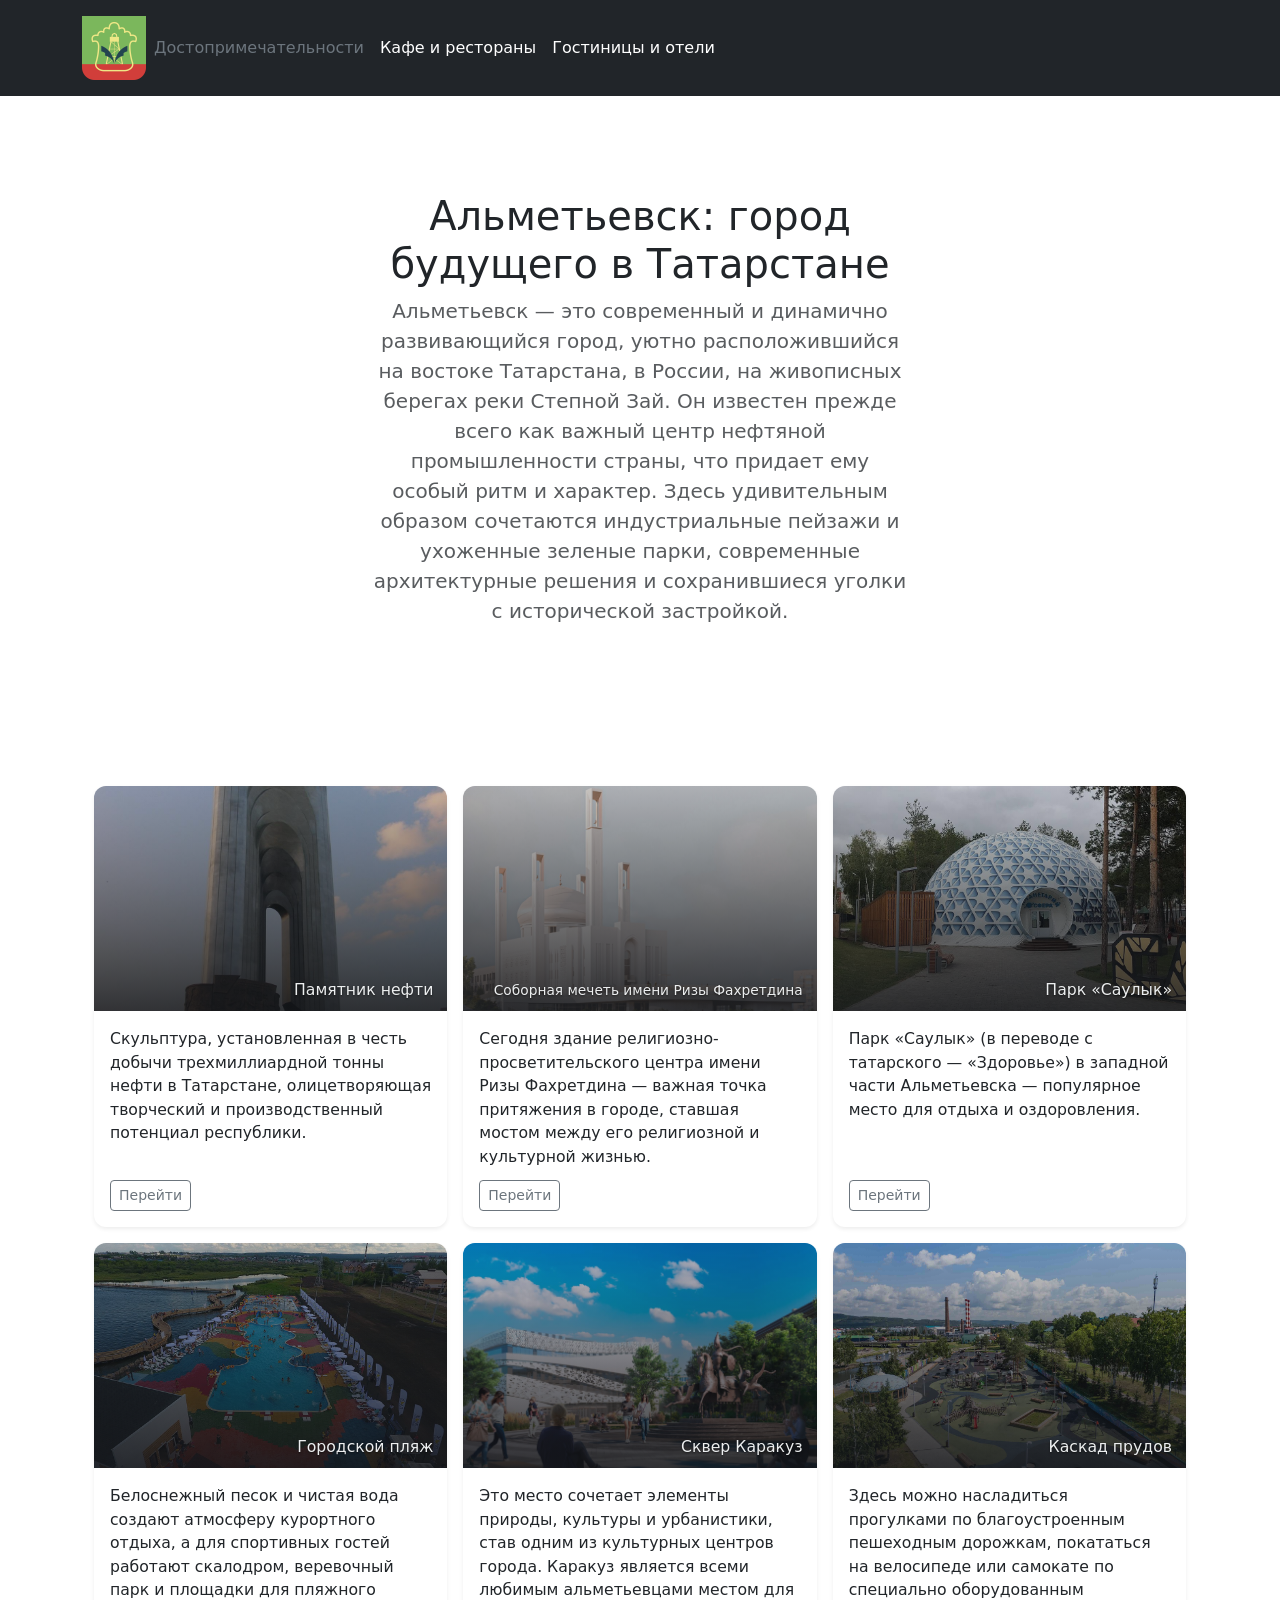
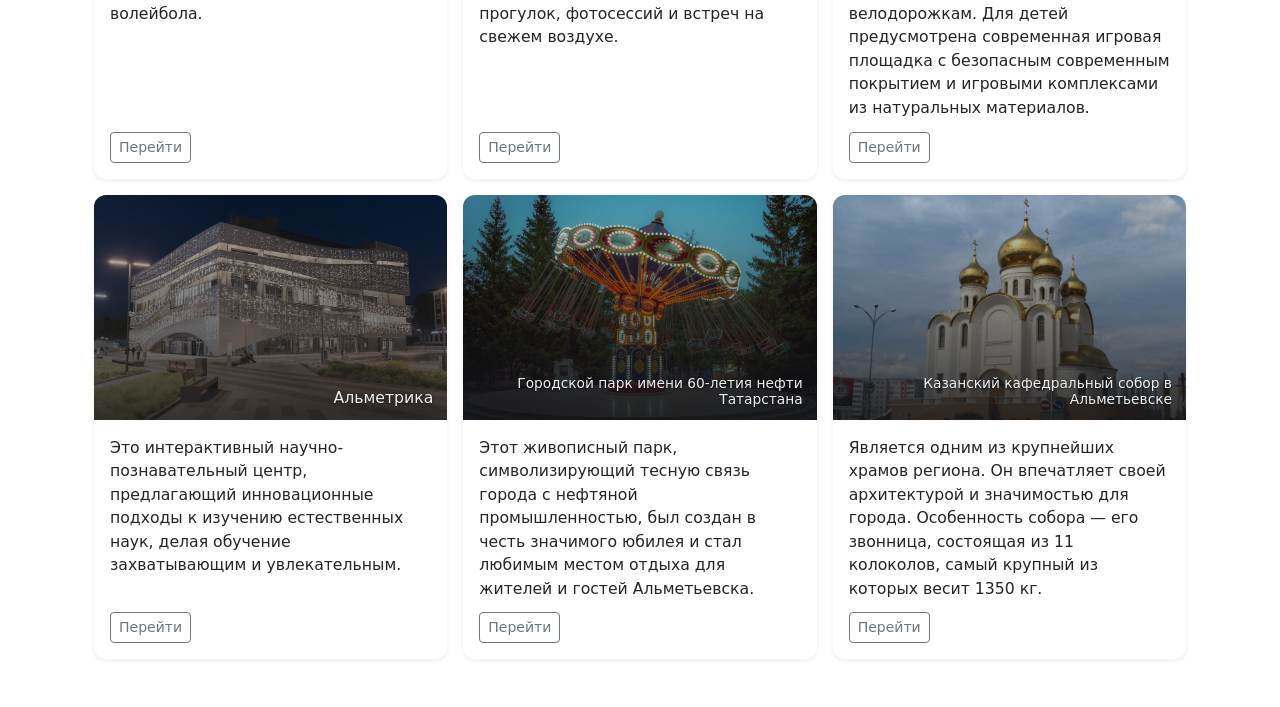
<file: index.html>
<!doctype html>
<html lang="ru">
<head>
    <meta charset="UTF-8">
    <meta name="viewport" content="width=device-width, initial-scale=1.0">
    <meta http-equiv="X-UA-Compatible" content="ie=edge">
    <link href="https://cdn.jsdelivr.net/npm/bootstrap@5.3.8/dist/css/bootstrap.min.css" rel="stylesheet">
    <link rel="stylesheet" href="static/css/main.css">
    <title>Главная страница</title>
    <style>
      
        .city-card-thumb {
            height: 225px;
            display: flex;
            align-items: flex-end;
            justify-content: flex-end;
            padding: 0 14px 12px;
            color: #eceeef;
            text-align: right;
            position: relative;
            overflow: hidden;
            background-position: center;
            background-size: cover;
            background-repeat: no-repeat;
        }

        .city-card-thumb::before {
            content: "";
            position: absolute;
            inset: 0;
            background: linear-gradient(to top, rgba(20, 22, 26, 0.85), rgba(20, 22, 26, 0.2));
        }

        .city-card-thumb--photo-a { background-image: url("static/img/1700602.jpg"); }
        .city-card-thumb--photo-b { background-image: url("static/img/mechet.jpg"); }
        .city-card-thumb--photo-c { background-image: url("static/img/parkzdorova.jpg"); }
        .city-card-thumb--photo-d { background-image: url("static/img/plach.jpg"); }
        .city-card-thumb--photo-e { background-image: url("static/img/skver.jpg"); }
        .city-card-thumb--photo-f { background-image: url("static/img/kaskad.jpg"); }
        .city-card-thumb--photo-j { background-image: url("static/img/almetrica.webp"); }
        .city-card-thumb--photo-g { background-image: url("static/img/cerkow.jpeg"); }
        .city-card-thumb--photo-h { background-image: url("static/img/parkgorod.webp"); }

        .city-card {
            border: 0;
            border-radius: 12px;
            overflow: hidden;
            transition: transform 0.2s ease, box-shadow 0.2s ease;
        }

        .city-card:hover {
            transform: translateY(-4px);
            box-shadow: 0 10px 24px rgba(26, 33, 48, 0.16);
        }

        .city-card-title {
            line-height: 1.15;
            text-shadow: 0 1px 2px rgba(0, 0, 0, 0.5);
            font-size: 0.98rem;
            position: relative;
            z-index: 1;
        }

        .city-card-title--small {
            font-size: 0.86rem;
        }

        .city-card-text {
            margin: 0;
            font-size: 0.98rem;
        }

       
        .card-body {
            display: flex;
            flex-direction: column;
            flex: 1;
        }

        .btn-wrapper {
            margin-top: auto;
            padding-top: 12px;
        }

     
        .card-body li {
            list-style: none;
            margin: 0;
            padding: 0;
        }
    </style>
</head>
<body>
<header class="p-3 text-bg-dark">
    <div class="container">
        <div class="d-flex flex-wrap align-items-center justify-content-center justify-content-lg-start">
            <a href="index.html" class="d-flex align-items-center mb-2 mb-lg-0 text-white text-decoration-none">
                <img class="header__img" src="static/img/almet%20gerb.png" alt="Герб Альметьевска">
            </a>
            <ul class="nav col-12 col-lg-auto me-lg-auto mb-2 justify-content-center mb-md-0">
                <li><a href="index.html" class="nav-link px-2 text-secondary">Достопримечательности</a></li>
                <li><a href="base.html" class="nav-link px-2 text-white">Кафе и рестораны</a></li>
                <li><a href="about.html" class="nav-link px-2 text-white">Гостиницы и отели</a></li>
            </ul>
        </div>
    </div>
</header>

<div class="container">
    <main>
        <section class="py-5 text-center container">
            <div class="row py-lg-5">
                <div class="col-lg-6 col-md-8 mx-auto">
                    <h1 class="fw-light">Альметьевск: город будущего в Татарстане</h1>
                    <p class="lead text-body-secondary">Альметьевск — это современный и динамично развивающийся город, уютно расположившийся на востоке Татарстана, в России, на живописных берегах реки Степной Зай. Он известен прежде всего как важный центр нефтяной промышленности страны, что придает ему особый ритм и характер. Здесь удивительным образом сочетаются индустриальные пейзажи и ухоженные зеленые парки, современные архитектурные решения и сохранившиеся уголки с исторической застройкой.</p>
                </div>
            </div>
        </section>

        <div class="album py-5">
            <div class="container">
                <div class="row row-cols-1 row-cols-sm-2 row-cols-md-3 g-3">
                    
                    
                    <div class="col">
                        <div class="card city-card shadow-sm h-100">
                            <div class="city-card-thumb city-card-thumb--photo-a" aria-label="Памятник нефти">
                                <span class="city-card-title">Памятник нефти</span>
                            </div>
                            <div class="card-body">
                                <p class="card-text city-card-text">Скульптура, установленная в честь добычи трехмиллиардной тонны нефти в Татарстане, олицетворяющая творческий и производственный потенциал республики.</p>
                                <div class="btn-wrapper">
                                    <a href="https://2gis.ru/almetevsk/geo/15200344527077378" 
                                       class="btn btn-sm btn-outline-secondary"
                                       target="_blank" 
                                       rel="noopener noreferrer">Перейти</a>
                                </div>
                            </div>
                        </div>
                    </div>

                    
                    <div class="col">
                        <div class="card city-card shadow-sm h-100">
                            <div class="city-card-thumb city-card-thumb--photo-b" aria-label="Соборная мечеть имени Ризы Фахретдина">
                                <span class="city-card-title city-card-title--small">Соборная мечеть имени Ризы Фахретдина</span>
                            </div>
                            <div class="card-body">
                                <p class="card-text city-card-text">Сегодня здание религиозно-просветительского центра имени Ризы Фахретдина — важная точка притяжения в городе, ставшая мостом между его религиозной и культурной жизнью.</p>
                                <div class="btn-wrapper">
                                    <a href="https://2gis.ru/almetevsk/firm/70000001006753726" 
                                       class="btn btn-sm btn-outline-secondary"
                                       target="_blank" 
                                       rel="noopener noreferrer">Перейти</a>
                                </div>
                            </div>
                        </div>
                    </div>

                   
                    <div class="col">
                        <div class="card city-card shadow-sm h-100">
                            <div class="city-card-thumb city-card-thumb--photo-c" aria-label="Парк Саулык">
                                <span class="city-card-title">Парк «Саулык»</span>
                            </div>
                            <div class="card-body">
                                <p class="card-text city-card-text">Парк «Саулык» (в переводе с татарского — «Здоровье») в западной части Альметьевска — популярное место для отдыха и оздоровления.</p>
                                <div class="btn-wrapper">
                                    <a href="https://2gis.ru/almetevsk/geo/70030076167741645" 
                                       class="btn btn-sm btn-outline-secondary"
                                       target="_blank" 
                                       rel="noopener noreferrer">Перейти</a>
                                </div>
                            </div>
                        </div>
                    </div>

                       <div class="col">
                        <div class="card city-card shadow-sm h-100">
                            <div class="city-card-thumb city-card-thumb--photo-d" aria-label="Городской пляж">
                                <span class="city-card-title">Городской пляж</span>
                            </div>
                            <div class="card-body">
                                <p class="card-text city-card-text">Белоснежный песок и чистая вода создают атмосферу курортного отдыха, а для спортивных гостей работают скалодром, веревочный парк и площадки для пляжного волейбола.</p>
                                        <div class="btn-wrapper">
                                    <a href="https://2gis.ru/almetevsk/firm/70000001062396524/52.275863%2C54.893037" 
                                       class="btn btn-sm btn-outline-secondary"
                                       target="_blank" 
                                       rel="noopener noreferrer">Перейти</a>
                                </div>
                            </div>
                        </div>
                    </div>

                    <div class="col">
                        <div class="card city-card shadow-sm h-100">
                            <div class="city-card-thumb city-card-thumb--photo-e" aria-label="Сквер Каракуз">
                                <span class="city-card-title">Сквер Каракуз</span>
                            </div>
                            <div class="card-body">
                                <p class="card-text city-card-text">Это место сочетает элементы природы, культуры и урбанистики, став одним из культурных центров города. Каракуз является всеми любимым альметьевцами местом для прогулок, фотосессий и встреч на свежем воздухе.</p>
                                <div class="btn-wrapper">
                                    <a href="https://2gis.ru/almetevsk/geo/70030076263860459?m=52.288103%2C54.897624%2F16" 
                                       class="btn btn-sm btn-outline-secondary"
                                       target="_blank" 
                                       rel="noopener noreferrer">Перейти</a>
                                </div>
                            </div>
                        </div>
                    </div>

                    <div class="col">
                        <div class="card city-card shadow-sm h-100">
                            <div class="city-card-thumb city-card-thumb--photo-f" aria-label="Каскад прудов">
                                <span class="city-card-title">Каскад прудов</span>
                            </div>
                            <div class="card-body">
                                <p class="card-text city-card-text">Здесь можно насладиться прогулками по благоустроенным пешеходным дорожкам, покататься на велосипеде или самокате по специально оборудованным велодорожкам. Для детей предусмотрена современная игровая площадка с безопасным современным покрытием и игровыми комплексами из натуральных материалов.</p>
                                  <div class="btn-wrapper">
                                    <a href="https://2gis.ru/almetevsk/geo/70030076298991446?m=52.282933%2C54.896701%2F16" 
                                       class="btn btn-sm btn-outline-secondary"
                                       target="_blank" 
                                       rel="noopener noreferrer">Перейти</a>
                                </div>
                            </div>
                        </div>
                    </div>

                    <div class="col">
                        <div class="card city-card shadow-sm h-100">
                            <div class="city-card-thumb city-card-thumb--photo-j" aria-label="Альметрика">
                                <span class="city-card-title">Альметрика</span>
                            </div>
                            <div class="card-body">
                                <p class="card-text city-card-text">Это интерактивный научно-познавательный центр, предлагающий инновационные подходы к изучению естественных наук, делая обучение захватывающим и увлекательным.</p>
                               <div class="btn-wrapper">
                                    <a href="https://2gis.ru/almetevsk/firm/70000001047520911?m=52.289289%2C54.898017%2F17.56" 
                                       class="btn btn-sm btn-outline-secondary"
                                       target="_blank" 
                                       rel="noopener noreferrer">Перейти</a>
                                </div>
                            </div>
                        </div>
                    </div>

                    <div class="col">
                        <div class="card city-card shadow-sm h-100">
                            <div class="city-card-thumb city-card-thumb--photo-h" aria-label="Городской парк имени 60-летия нефти Татарстана">
                                <span class="city-card-title city-card-title--small">Городской парк имени 60-летия нефти Татарстана</span>
                            </div>
                            <div class="card-body">
                                <p class="card-text city-card-text">Этот живописный парк, символизирующий тесную связь города с нефтяной промышленностью, был создан в честь значимого юбилея и стал любимым местом отдыха для жителей и гостей Альметьевска.</p>
                                <div class="btn-wrapper">
                                    <a href="https://2gis.ru/almetevsk/firm/70000001006755198?m=52.300614%2C54.898358%2F16" 
                                       class="btn btn-sm btn-outline-secondary"
                                       target="_blank" 
                                       rel="noopener noreferrer">Перейти</a>
                                </div>
                            </div>
                        </div>
                    </div>

                    <div class="col">
                        <div class="card city-card shadow-sm h-100">
                            <div class="city-card-thumb city-card-thumb--photo-g" aria-label="Казанский кафедральный собор">
                                <span class="city-card-title city-card-title--small">Казанский кафедральный собор в Альметьевске</span>
                            </div>
                            <div class="card-body">
                                <p class="card-text city-card-text">Является одним из крупнейших храмов региона. Он впечатляет своей архитектурой и значимостью для города. Особенность собора — его звонница, состоящая из 11 колоколов, самый крупный из которых весит 1350 кг.</p>
                               <div class="btn-wrapper">
                                    <a href="https://2gis.ru/almetevsk/firm/70000001006742145?m=52.272126%2C54.900374%2F16" 
                                       class="btn btn-sm btn-outline-secondary"
                                       target="_blank" 
                                       rel="noopener noreferrer">Перейти</a>
                                </div> 
                            </div>
                        </div>
                    </div>
                </div>
            </div>
        </div>
    </main>
</div>
</body>
</html>
</file>
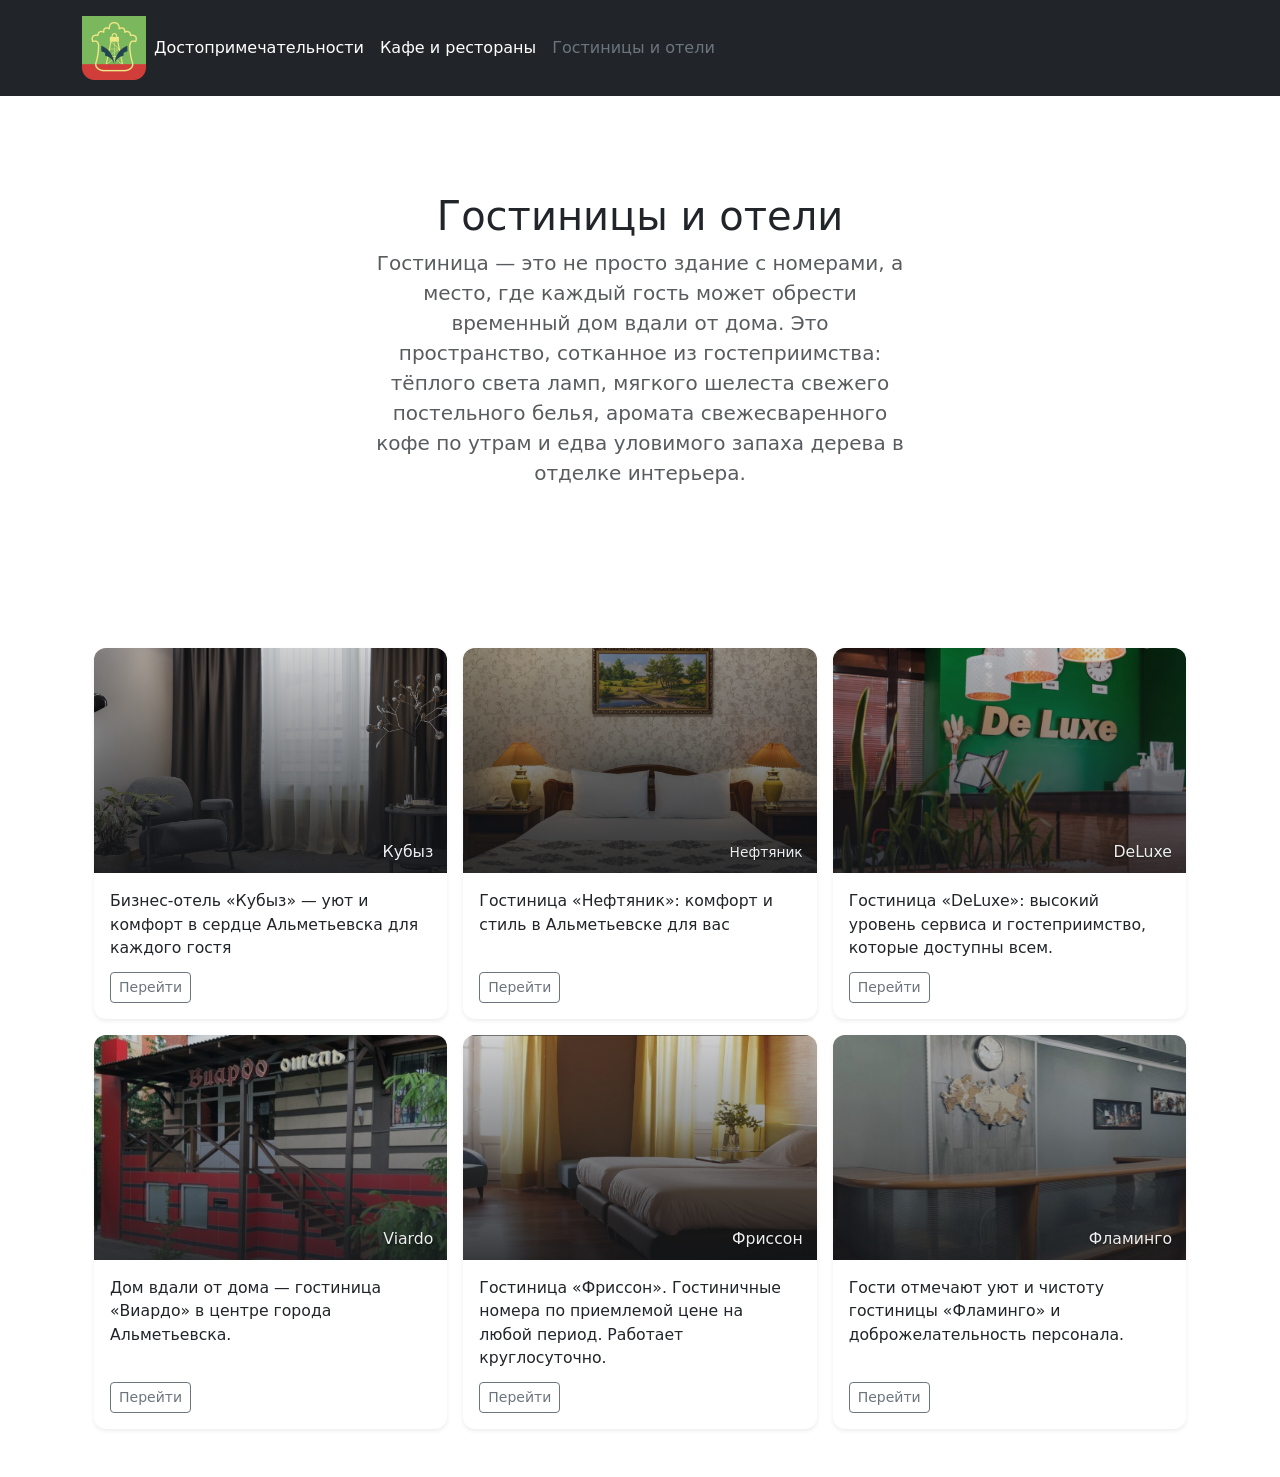
<file: about.html>
<!doctype html>
<html lang="ru">
<head>
    <meta charset="UTF-8">
    <meta name="viewport" content="width=device-width, initial-scale=1.0">
    <meta http-equiv="X-UA-Compatible" content="ie=edge">
    <link href="https://cdn.jsdelivr.net/npm/bootstrap@5.3.8/dist/css/bootstrap.min.css" rel="stylesheet" integrity="sha384-sRIl4kxILFvY47J16cr9ZwB07vP4J8+LH7qKQnuqkuIAvNWLzeN8tE5YBujZqJLB" crossorigin="anonymous">
    <link rel="stylesheet" href="static/css/main.css">
    <title>Гостиницы и отели</title>
    <style>
        .city-card-thumb {
            height: 225px;
            display: flex;
            align-items: flex-end;
            justify-content: flex-end;
            padding: 0 14px 12px;
            color: #eceeef;
            text-align: right;
            position: relative;
            overflow: hidden;
            background-position: center;
            background-size: cover;
            background-repeat: no-repeat;
        }

        .city-card-thumb::before {
            content: "";
            position: absolute;
            inset: 0;
            background: linear-gradient(to top, rgba(20, 22, 26, 0.85), rgba(20, 22, 26, 0.2));
        }

        .city-card-thumb--photo-a {
            background-image: url("static/img/2026-04-23_14-40-08.png");
        }

        .city-card-thumb--photo-b {
            background-image: url("static/img/2026-04-23_14-44-12.png");
        }

        .city-card-thumb--photo-c {
            background-image: url("static/img/2026-04-23_15-07-34.png");
        }

        .city-card-thumb--photo-d {
            background-image: url("static/img/2026-04-23_15-15-26.png");
        }

        .city-card-thumb--photo-e {
            background-image: url("static/img/2026-04-23_15-21-32.png");
        }

        .city-card-thumb--photo-f {
            background-image: url("static/img/2026-04-23_15-36-05.png");
        }

        .city-card-thumb--photo-j {
            background-image: url("static/img/2026-04-23_15-44-56.png");
        }

        .city-card-thumb--photo-g {
            background-image: url("static/img/cerkow.jpeg");
        }

        .city-card-thumb--photo-h {
            background-image: url("static/img/parkgorod.webp");
        }

        .city-card {
            border: 0;
            border-radius: 12px;
            overflow: hidden;
            transition: transform 0.2s ease, box-shadow 0.2s ease;
        }

        .city-card:hover {
            transform: translateY(-4px);
            box-shadow: 0 10px 24px rgba(26, 33, 48, 0.16);
        }

        .city-card-title {
            line-height: 1.15;
            text-shadow: 0 1px 2px rgba(0, 0, 0, 0.5);
            font-size: 0.98rem;
            position: relative;
            z-index: 1;
        }

        .city-card-title--small {
            font-size: 0.86rem;
        }

        .city-card-text {
            margin: 0;
            font-size: 0.98rem;
        }

        
        .card-body {
            display: flex;
            flex-direction: column;
            flex: 1;
        }

        .btn-wrapper {
            margin-top: auto;
            padding-top: 12px;
        }
    </style>
</head>
<body>
<header class="p-3 text-bg-dark">
    <div class="container">
        <div class="d-flex flex-wrap align-items-center justify-content-center justify-content-lg-start">
            <a href="index.html" class="d-flex align-items-center mb-2 mb-lg-0 text-white text-decoration-none">
                <img class="header__img" src="static/img/almet%20gerb.png" alt="Герб Альметьевска">
            </a>
            <ul class="nav col-12 col-lg-auto me-lg-auto mb-2 justify-content-center mb-md-0">
                <li><a href="index.html" class="nav-link px-2 text-white">Достопримечательности</a></li>
                <li><a href="base.html" class="nav-link px-2 text-white">Кафе и рестораны</a></li>
                <li><a href="about.html" class="nav-link px-2 text-secondary">Гостиницы и отели</a></li>
            </ul>
        </div>
    </div>
</header>

<div class="container">
    <main>
        <section class="py-5 text-center container">
            <div class="row py-lg-5">
                <div class="col-lg-6 col-md-8 mx-auto">
                    <h1 class="fw-light">Гостиницы и отели</h1>
                    <p class="lead text-body-secondary">Гостиница — это не просто здание с номерами, а место, где каждый гость может обрести временный дом вдали от дома. Это пространство, сотканное из гостеприимства: тёплого света ламп, мягкого шелеста свежего постельного белья, аромата свежесваренного кофе по утрам и едва уловимого запаха дерева в отделке интерьера.</p>
                </div>
            </div>
        </section>

        <div class="album py-5">
            <div class="container">
                <div class="row row-cols-1 row-cols-sm-2 row-cols-md-3 g-3">
                    
                 
                    <div class="col">
                        <div class="card city-card shadow-sm h-100">
                            <div class="city-card-thumb city-card-thumb--photo-a" aria-label="Кубыз">
                                <span class="city-card-title">Кубыз</span>
                            </div>
                            <div class="card-body">
                                <p class="card-text city-card-text">Бизнес-отель «Кубыз» — уют и комфорт в сердце Альметьевска для каждого гостя</p>
                                <div class="btn-wrapper">
                                    <a href="https://2gis.ru/almetevsk/firm/70000001081684305?m=52.31449%2C54.914066%2F16" 
                                       class="btn btn-sm btn-outline-secondary"
                                       target="_blank" 
                                       rel="noopener noreferrer">Перейти</a>
                                </div>
                            </div>
                        </div>
                    </div>

                    <div class="col">
                        <div class="card city-card shadow-sm h-100">
                            <div class="city-card-thumb city-card-thumb--photo-b" aria-label="Нефтяник">
                                <span class="city-card-title city-card-title--small">Нефтяник</span>
                            </div>
                            <div class="card-body">
                                <p class="card-text city-card-text">Гостиница «Нефтяник»: комфорт и стиль в Альметьевске для вас</p>
                                <div class="btn-wrapper">
                                    <a href="https://2gis.ru/almetevsk/firm/70000001006636232?m=52.300808%2C54.903117%2F16" 
                                       class="btn btn-sm btn-outline-secondary"
                                       target="_blank" 
                                       rel="noopener noreferrer">Перейти</a>
                                </div>
                            </div>
                        </div>
                    </div>

                    
                    <div class="col">
                        <div class="card city-card shadow-sm h-100">
                            <div class="city-card-thumb city-card-thumb--photo-c" aria-label="DeLuxe2">
                                <span class="city-card-title">DeLuxe</span>
                            </div>
                            <div class="card-body">
                                <p class="card-text city-card-text">Гостиница «DeLuxe»: высокий уровень сервиса и гостеприимство, которые доступны всем.</p>
                                <div class="btn-wrapper">
                                    <a href="https://2gis.ru/almetevsk/search/делюкс%202/firm/70000001006922985/52.323959%2C54.905333?m=52.323959%2C54.905333%2F15.44" 
                                       class="btn btn-sm btn-outline-secondary"
                                       target="_blank" 
                                       rel="noopener noreferrer">Перейти</a>
                                </div>
                            </div>
                        </div>
                    </div>

                    
                    <div class="col">
                        <div class="card city-card shadow-sm h-100">
                            <div class="city-card-thumb city-card-thumb--photo-d" aria-label="Viardo">
                                <span class="city-card-title">Viardo</span>
                            </div>
                            <div class="card-body">
                                <p class="card-text city-card-text">Дом вдали от дома — гостиница «Виардо» в центре города Альметьевска.</p>
                                <div class="btn-wrapper">
                                    <a href="https://2gis.ru/almetevsk/search/виардо/firm/70000001006821996/52.306459%2C54.901922?m=52.306459%2C54.901922%2F15.44" 
                                       class="btn btn-sm btn-outline-secondary"
                                       target="_blank" 
                                       rel="noopener noreferrer">Перейти</a>
                                </div>
                            </div>
                        </div>
                    </div>

                  
                    <div class="col">
                        <div class="card city-card shadow-sm h-100">
                            <div class="city-card-thumb city-card-thumb--photo-e" aria-label="Фриссон">
                                <span class="city-card-title">Фриссон</span>
                            </div>
                            <div class="card-body">
                                <p class="card-text city-card-text">Гостиница «Фриссон». Гостиничные номера по приемлемой цене на любой период. Работает круглосуточно.</p>
                                <div class="btn-wrapper">
                                    <a href="https://2gis.ru/almetevsk/firm/70000001046017997?m=52.305998%2C54.889009%2F16" 
                                       class="btn btn-sm btn-outline-secondary"
                                       target="_blank" 
                                       rel="noopener noreferrer">Перейти</a>
                                </div>
                            </div>
                        </div>
                    </div>

                    
                    <div class="col">
                        <div class="card city-card shadow-sm h-100">
                            <div class="city-card-thumb city-card-thumb--photo-j" aria-label="Фламинго">
                                <span class="city-card-title">Фламинго</span>
                            </div>
                            <div class="card-body">
                                <p class="card-text city-card-text">Гости отмечают уют и чистоту гостиницы «Фламинго» и доброжелательность персонала.</p>
                                <div class="btn-wrapper">
                                    <a href="https://2gis.ru/almetevsk/search/фламинго%20гостиница/firm/70000001006611838/52.28551%2C54.904706?m=52.28551%2C54.904706%2F14.85" 
                                       class="btn btn-sm btn-outline-secondary"
                                       target="_blank" 
                                       rel="noopener noreferrer">Перейти</a>
                                </div>
                            </div>
                        </div>
                    </div>

                </div>
            </div>
        </div>
    </main>
</div>
</body>
</html>
</file>
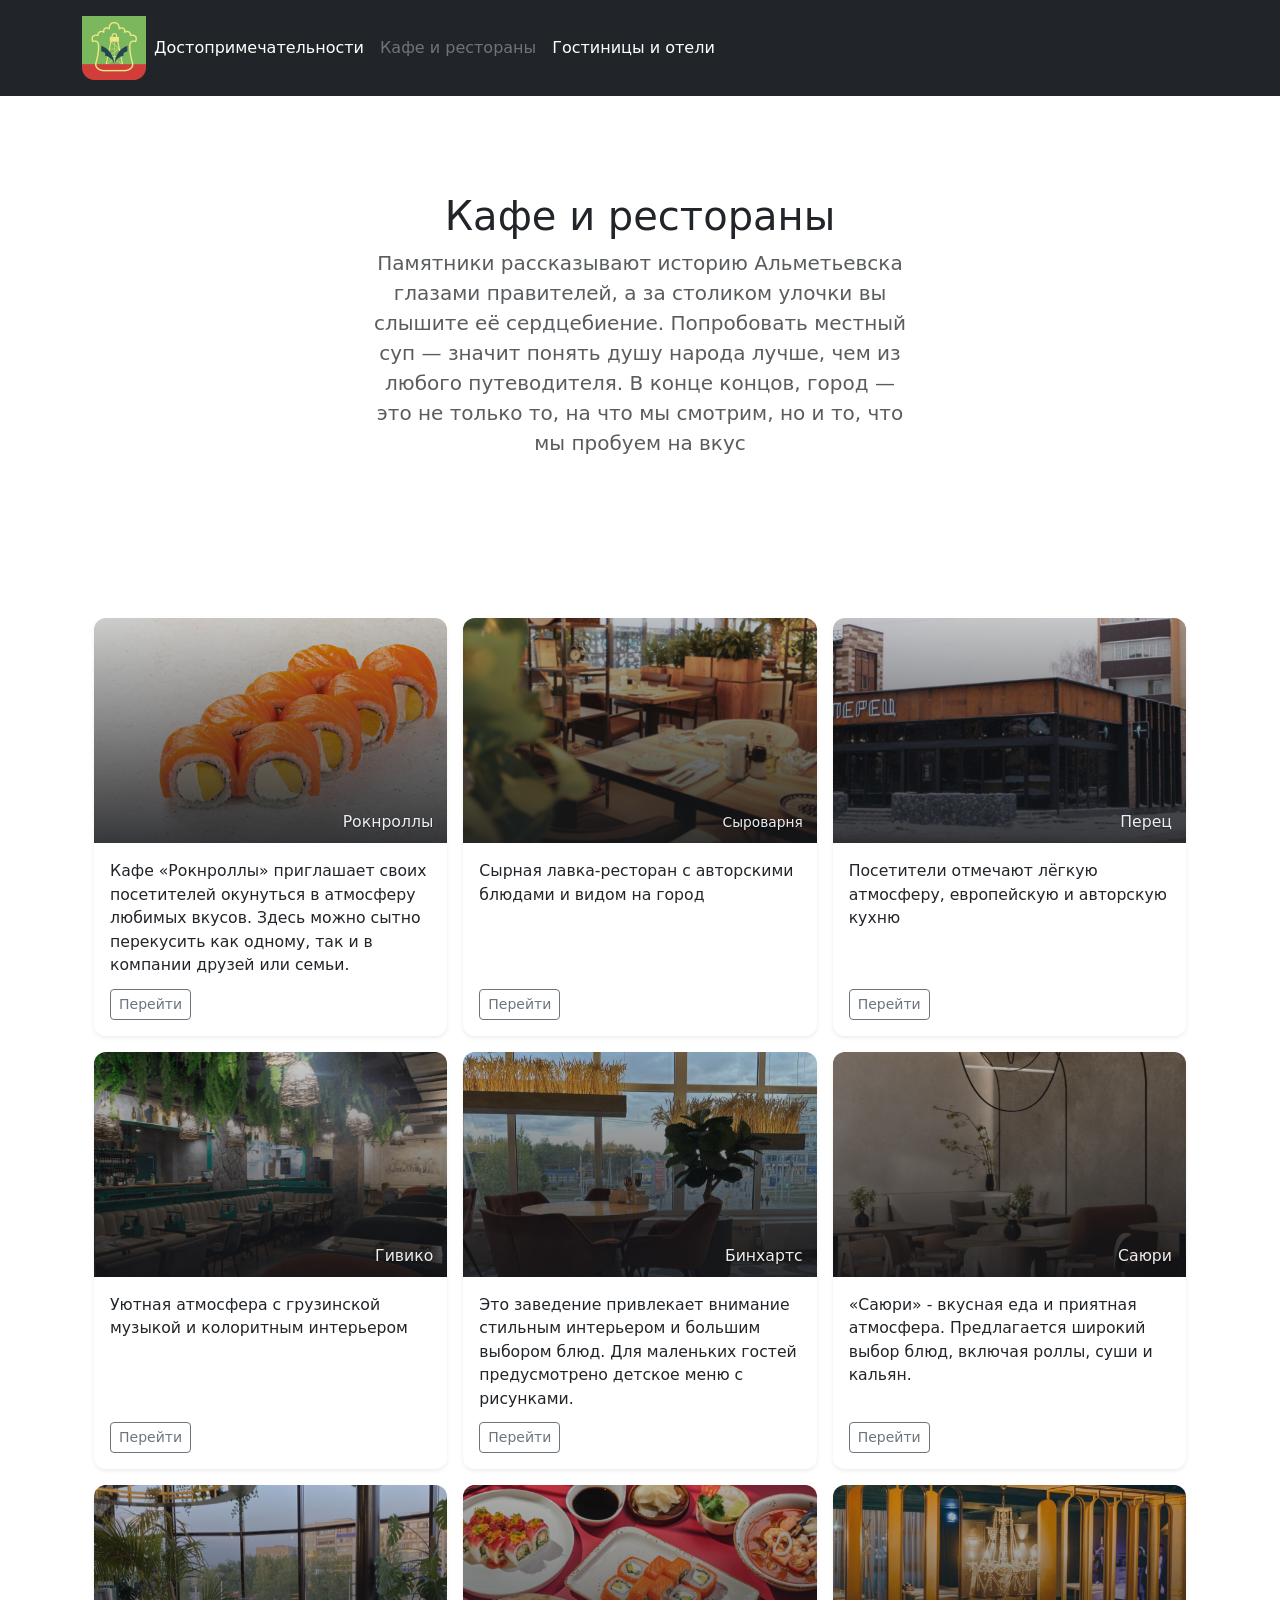
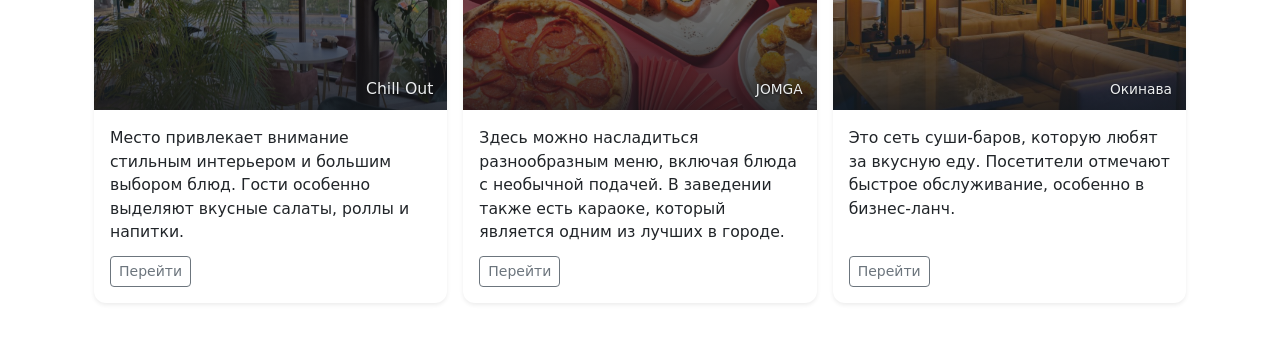
<file: base.html>
<!doctype html>
<html lang="en">
<head>
    <meta charset="UTF-8">
    <meta name="viewport" content="width=device-width, initial-scale=1.0">
    <meta http-equiv="X-UA-Compatible" content="ie=edge">
    <link href="https://cdn.jsdelivr.net/npm/bootstrap@5.3.8/dist/css/bootstrap.min.css" rel="stylesheet" integrity="sha384-sRIl4kxILFvY47J16cr9ZwB07vP4J8+LH7qKQnuqkuIAvNWLzeN8tE5YBujZqJLB" crossorigin="anonymous">
    <link rel="stylesheet" href="static/css/main.css">
    <title>Кафе и рестораны</title>
    <style>
        .city-card-thumb {
            height: 225px;
            display: flex;
            align-items: flex-end;
            justify-content: flex-end;
            padding: 0 14px 12px;
            color: #eceeef;
            text-align: right;
            position: relative;
            overflow: hidden;
            background-position: center;
            background-size: cover;
            background-repeat: no-repeat;
        }

        .city-card-thumb::before {
            content: "";
            position: absolute;
            inset: 0;
            background: linear-gradient(to top, rgba(20, 22, 26, 0.85), rgba(20, 22, 26, 0.2));
        }

        .city-card-thumb--photo-a {
            background-image: url("static/img/2026-04-23_16-41-02.png");
        }

        .city-card-thumb--photo-b {
            background-image: url("static/img/2026-04-23_16-41-49.png");
        }

        .city-card-thumb--photo-c {
            background-image: url("static/img/2026-04-23_16-42-34.png");
        }

        .city-card-thumb--photo-d {
            background-image: url("static/img/2026-04-23_16-43-54.png");
        }

        .city-card-thumb--photo-e {
            background-image: url("static/img/2026-04-23_16-44-51.png");
        }

        .city-card-thumb--photo-f {
            background-image: url("static/img/2026-04-23_16-27-49.png");
        }

        .city-card-thumb--photo-j {
            background-image: url("static/img/2026-04-23_16-46-10.png");
        }

        .city-card-thumb--photo-g {
            background-image: url("static/img/2026-04-23_16-46-56.png");
        }

        .city-card-thumb--photo-h {
            background-image: url("static/img/2026-04-23_16-47-33.png");
        }

        .city-card {
            border: 0;
            border-radius: 12px;
            overflow: hidden;
            transition: transform 0.2s ease, box-shadow 0.2s ease;
        }

        .city-card:hover {
            transform: translateY(-4px);
            box-shadow: 0 10px 24px rgba(26, 33, 48, 0.16);
        }

        .city-card-title {
            line-height: 1.15;
            text-shadow: 0 1px 2px rgba(0, 0, 0, 0.5);
            font-size: 0.98rem;
            position: relative;
            z-index: 1;
        }

        .city-card-title--small {
            font-size: 0.86rem;
        }

        .city-card-text {
            margin: 0;
            font-size: 0.98rem;
        }

        
        .card-body {
            display: flex;
            flex-direction: column;
            flex: 1;
        }

        .btn-wrapper {
            margin-top: auto;
            padding-top: 12px;
        }
    </style>
</head>
<body>

<header class="p-3 text-bg-dark">
    <div class="container">
        <div class="d-flex flex-wrap align-items-center justify-content-center justify-content-lg-start">
            <a href="index.html" class="d-flex align-items-center mb-2 mb-lg-0 text-white text-decoration-none">
                <img class="header__img" src="static/img/almet%20gerb.png" alt="Герб Альметьевска">
            </a>
            <ul class="nav col-12 col-lg-auto me-lg-auto mb-2 justify-content-center mb-md-0">
                <li><a href="index.html" class="nav-link px-2 text-white">Достопримечательности</a></li>
                <li><a href="base.html" class="nav-link px-2 text-secondary">Кафе и рестораны</a></li>
                <li><a href="about.html" class="nav-link px-2 text-white">Гостиницы и отели</a></li>
            </ul>
        </div>
    </div>
</header>

<div class="container">
    <main>
        <section class="py-5 text-center container">
            <div class="row py-lg-5">
                <div class="col-lg-6 col-md-8 mx-auto">
                    <h1 class="fw-light">Кафе и рестораны</h1>
                    <p class="lead text-body-secondary">Памятники рассказывают историю Альметьевска глазами правителей, а за столиком улочки вы слышите её сердцебиение. Попробовать местный суп — значит понять душу народа лучше, чем из любого путеводителя. В конце концов, город — это не только то, на что мы смотрим, но и то, что мы пробуем на вкус</p>
                </div>
            </div>
        </section>

        <div class="album py-5">
            <div class="container">
                <div class="row row-cols-1 row-cols-sm-2 row-cols-md-3 g-3">
                    
                  
                    <div class="col">
                        <div class="card city-card shadow-sm h-100">
                            <div class="city-card-thumb city-card-thumb--photo-a" aria-label="Рокнроллы">
                                <span class="city-card-title">Рокнроллы</span>
                            </div>
                            <div class="card-body">
                                <p class="card-text city-card-text">Кафе «Рокнроллы» приглашает своих посетителей окунуться в атмосферу любимых вкусов. Здесь можно сытно перекусить как одному, так и в компании друзей или семьи.</p>
                                <div class="btn-wrapper">
                                    <a href="https://2gis.ru/almetevsk/branches/70000001006828685/firm/70000001105360560/52.267%2C54.895044?m=52.276314%2C54.89403%2F15.79" 
                                       class="btn btn-sm btn-outline-secondary"
                                       target="_blank" 
                                       rel="noopener noreferrer">Перейти</a>
                                </div>
                            </div>
                        </div>
                    </div>

                    
                    <div class="col">
                        <div class="card city-card shadow-sm h-100">
                            <div class="city-card-thumb city-card-thumb--photo-b" aria-label="Сыроварня">
                                <span class="city-card-title city-card-title--small">Сыроварня</span>
                            </div>
                            <div class="card-body">
                                <p class="card-text city-card-text">Сырная лавка-ресторан с авторскими блюдами и видом на город</p>
                                <div class="btn-wrapper">
                                    <a href="https://2gis.ru/almetevsk/firm/70000001044987826?m=52.289139%2C54.898%2F16" 
                                       class="btn btn-sm btn-outline-secondary"
                                       target="_blank" 
                                       rel="noopener noreferrer">Перейти</a>
                                </div>
                            </div>
                        </div>
                    </div>

                 
                    <div class="col">
                        <div class="card city-card shadow-sm h-100">
                            <div class="city-card-thumb city-card-thumb--photo-c" aria-label="Перец">
                                <span class="city-card-title">Перец</span>
                            </div>
                            <div class="card-body">
                                <p class="card-text city-card-text">Посетители отмечают лёгкую атмосферу, европейскую и авторскую кухню</p>
                                <div class="btn-wrapper">
                                    <a href="https://2gis.ru/almetevsk/firm/70000001080585711?m=52.323931%2C54.905528%2F16" 
                                       class="btn btn-sm btn-outline-secondary"
                                       target="_blank" 
                                       rel="noopener noreferrer">Перейти</a>
                                </div>
                            </div>
                        </div>
                    </div>

                    
                    <div class="col">
                        <div class="card city-card shadow-sm h-100">
                            <div class="city-card-thumb city-card-thumb--photo-d" aria-label="Гивико">
                                <span class="city-card-title">Гивико</span>
                            </div>
                            <div class="card-body">
                                <p class="card-text city-card-text">Уютная атмосфера с грузинской музыкой и колоритным интерьером</p>
                                <div class="btn-wrapper">
                                    <a href="https://2gis.ru/almetevsk/firm/70000001030470229?m=52.304382%2C54.902563%2F16" 
                                       class="btn btn-sm btn-outline-secondary"
                                       target="_blank" 
                                       rel="noopener noreferrer">Перейти</a>
                                </div>
                            </div>
                        </div>
                    </div>

                   
                    <div class="col">
                        <div class="card city-card shadow-sm h-100">
                            <div class="city-card-thumb city-card-thumb--photo-e" aria-label="Бинхартс">
                                <span class="city-card-title">Бинхартс</span>
                            </div>
                            <div class="card-body">
                                <p class="card-text city-card-text">Это заведение привлекает внимание стильным интерьером и большим выбором блюд. Для маленьких гостей предусмотрено детское меню с рисунками.</p>
                                <div class="btn-wrapper">
                                    <a href="https://2gis.ru/almetevsk/firm/70000001066232254?m=52.268042%2C54.900276%2F16" 
                                       class="btn btn-sm btn-outline-secondary"
                                       target="_blank" 
                                       rel="noopener noreferrer">Перейти</a>
                                </div>
                            </div>
                        </div>
                    </div>

                
                    <div class="col">
                        <div class="card city-card shadow-sm h-100">
                            <div class="city-card-thumb city-card-thumb--photo-f" aria-label="Саюри">
                                <span class="city-card-title">Саюри</span>
                            </div>
                            <div class="card-body">
                                <p class="card-text city-card-text">«Саюри» - вкусная еда и приятная атмосфера. Предлагается широкий выбор блюд, включая роллы, суши и кальян.</p>
                                <div class="btn-wrapper">
                                    <a href="https://2gis.ru/almetevsk/firm/70000001006811225?m=52.264914%2C54.897766%2F16" 
                                       class="btn btn-sm btn-outline-secondary"
                                       target="_blank" 
                                       rel="noopener noreferrer">Перейти</a>
                                </div>
                            </div>
                        </div>
                    </div>

                  
                    <div class="col">
                        <div class="card city-card shadow-sm h-100">
                            <div class="city-card-thumb city-card-thumb--photo-j" aria-label="Chill Out">
                                <span class="city-card-title">Chill Out</span>
                            </div>
                            <div class="card-body">
                                <p class="card-text city-card-text">Место привлекает внимание стильным интерьером и большим выбором блюд. Гости особенно выделяют вкусные салаты, роллы и напитки.</p>
                                <div class="btn-wrapper">
                                    <a href="https://2gis.ru/almetevsk/firm/70000001053384981?m=52.270465%2C54.903487%2F16" 
                                       class="btn btn-sm btn-outline-secondary"
                                       target="_blank" 
                                       rel="noopener noreferrer">Перейти</a>
                                </div>
                            </div>
                        </div>
                    </div>

                   
                    <div class="col">
                        <div class="card city-card shadow-sm h-100">
                            <div class="city-card-thumb city-card-thumb--photo-h" aria-label="JOMGA">
                                <span class="city-card-title city-card-title--small">JOMGA</span>
                            </div>
                            <div class="card-body">
                                <p class="card-text city-card-text">Здесь можно насладиться разнообразным меню, включая блюда с необычной подачей. В заведении также есть караоке, который является одним из лучших в городе.</p>
                                <div class="btn-wrapper">
                                    <a href="https://2gis.ru/almetevsk/firm/70000001040988621?m=52.266807%2C54.899571%2F16" 
                                       class="btn btn-sm btn-outline-secondary"
                                       target="_blank" 
                                       rel="noopener noreferrer">Перейти</a>
                                </div>
                            </div>
                        </div>
                    </div>

                   
                    <div class="col">
                        <div class="card city-card shadow-sm h-100">
                            <div class="city-card-thumb city-card-thumb--photo-g" aria-label="Окинава">
                                <span class="city-card-title city-card-title--small">Окинава</span>
                            </div>
                            <div class="card-body">
                                <p class="card-text city-card-text">Это сеть суши-баров, которую любят за вкусную еду. Посетители отмечают быстрое обслуживание, особенно в бизнес-ланч.</p>
                                <div class="btn-wrapper">
                                    <a href="https://2gis.ru/almetevsk/firm/70000001060208132?m=52.299992%2C54.902719%2F16" 
                                       class="btn btn-sm btn-outline-secondary"
                                       target="_blank" 
                                       rel="noopener noreferrer">Перейти</a>
                                </div>
                            </div>
                        </div>
                    </div>

                </div>
            </div>
        </div>
    </main>
</div>

</body>
</html>
</file>
<file: static/css/main.css>
/* Header   */

header {
    position: sticky;
    top: 0;
    z-index: 1000;
}

.header__img {
    background-image:
    height: 64px;
    width: 64px;
}

.lol__img{

    height: 150px;
    width: 400px;
}




body {
    background: white;
 }

/*posts*/
</file>
